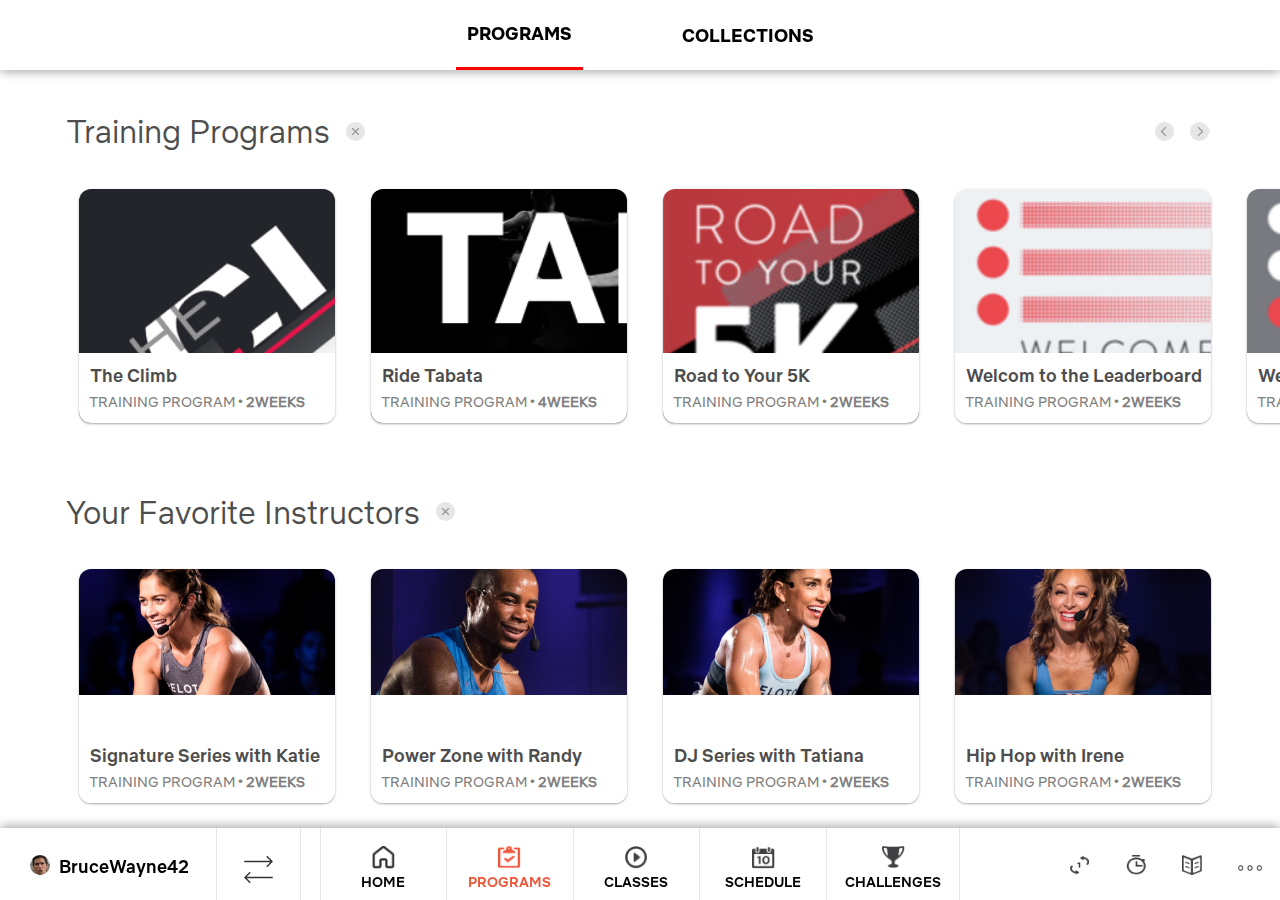
<file: NFX-2/index.html>
<!DOCTYPE html>
<html lang="en">
<head>
    <meta charset="UTF-8">
    <meta http-equiv="X-UA-Compatible" content="IE=edge">
    <meta name="viewport" content="width=device-width, initial-scale=1.0">
    <title>Document</title>
    <link rel="stylesheet" href="css/fonts.css">
    <link rel="stylesheet" href="css/navbar.css">
    <link rel="stylesheet" href="css/card.css">
</head>
<body>
  
<div class="topnav">
    <div class="toptab active">PROGRAMS</div>
    <div class="toptab">COLLECTIONS</div>
</div>

<div class="main">
    <div style=" overflow: hidden; padding-left: 1ch; margin-left: 4.5vw; margin-top: 3vh; width: 90vw; ">
        <h1  style="float: left;" > Training Programs</h2>
        <div id="close-program" style=" float: left; width: 1.5vw; height: 1.5vw; background-image: url(image-assets/Close.svg);background-size: contain; margin: 2rem; margin-left: 1rem; "></div>
        <div id="program-left" style=" float: right; width: 1.5vw; height: 1.5vw; background-image: url(image-assets/right.svg);background-size: contain; margin-top: 2rem; margin-right: 0.5rem; margin-left: 0.5rem; "></div>
        <div id="program-right"  style=" float: right; width: 1.5vw; height: 1.5vw; background-image: url(image-assets/left.svg);background-size: contain; margin-top: 2rem; margin-right: 0.5rem; margin-left: 0.5rem; "></div>
    </div>

    <div id="program-row"> <!-- Kept the padding to see the shadown not cut off-->

        <div class="card" id ='climb'>
            <div class="cardRibbon">
                <div class="program-title">
                    <h3>The Climb</h3>
                    <h6>TRAINING PROGRAM &#8226; <b>2WEEKS</b><h6>
                </div>
                <img src="image-assets/trainer/Bitmap.png" class="trainer-photo" >
            </div>
        </div>
        <div class="card" id ='ride'>
            <div class="cardRibbon">
                <div class="program-title">
                    <h3>Ride Tabata</h3>
                    <h6>TRAINING PROGRAM &#8226; <b>4WEEKS</b><h6>
                </div>
                <img src="image-assets/trainer/Bitmap (1).png" class="trainer-photo" >
            </div>
        </div>
        <div class="card" id ='road'>
            <div class="cardRibbon">
                <div class="program-title">
                    <h3>Road to Your 5K</h3>
                    <h6>TRAINING PROGRAM &#8226; <b>2WEEKS</b><h6>
                </div>
                <img src="image-assets/trainer/Bitmap (2).png" class="trainer-photo" >
            </div>
        </div>
        <div class="card" id ='leader_one'>
            <div class="cardRibbon">
                <div class="program-title">
                    <h3>Welcom to the Leaderboard</h3>
                    <h6>TRAINING PROGRAM &#8226; <b>2WEEKS</b><h6>
                </div>
                <img src="image-assets/trainer/Bitmap (3).png" class="trainer-photo" >
            </div>
        </div>
        <div class="card" id ='leader_two'>
            <div class="cardRibbon">
                <div class="program-title">
                    <h3>Welcom to the Leaderboard 02</h3>
                    <h6>TRAINING PROGRAM &#8226; <b>2WEEKS</b><h6>
                </div>
                <div style="background-color:#979797;" class="trainer-photo" >
                </div>
            </div>
        </div>
        <div class="card" id ='climb'>
            <div class="cardRibbon">
                <div class="program-title">
                    <h3>The Climb</h3>
                    <h6>TRAINING PROGRAM &#8226; <b>2WEEKS</b><h6>
                </div>
                <img src="image-assets/trainer/Bitmap.png" class="trainer-photo" >
            </div>
        </div>
        <div class="card" id ='ride'>
            <div class="cardRibbon">
                <div class="program-title">
                    <h3>Ride Tabata</h3>
                    <h6>TRAINING PROGRAM &#8226; <b>4WEEKS</b><h6>
                </div>
                <img src="image-assets/trainer/Bitmap (1).png" class="trainer-photo" >
            </div>
        </div>
        <div class="card" id ='road'>
            <div class="cardRibbon">
                <div class="program-title">
                    <h3>Road to Your 5K</h3>
                    <h6>TRAINING PROGRAM &#8226; <b>2WEEKS</b><h6>
                </div>
                <img src="image-assets/trainer/Bitmap (2).png" class="trainer-photo" >
            </div>
        </div>
        <div class="card" id ='leader_one'>
            <div class="cardRibbon">
                <div class="program-title">
                    <h3>Welcom to the Leaderboard</h3>
                    <h6>TRAINING PROGRAM &#8226; <b>2WEEKS</b><h6>
                </div>
                <img src="image-assets/trainer/Bitmap (3).png" class="trainer-photo" >
            </div>
        </div>
        <div class="card" id ='leader_two'>
            <div class="cardRibbon">
                <div class="program-title">
                    <h3>Welcom to the Leaderboard 02</h3>
                    <h6>TRAINING PROGRAM &#8226; <b>2WEEKS</b><h6>
                </div>
                <div style="background-color:#979797;" class="trainer-photo" >
                </div>
            </div>
        </div>
    </div>



    <div style=" overflow: hidden; padding-left: 1ch; margin-left: 4.5vw; margin-top: 1vh; width: 90vw; ">
        <h1  style="float: left;" > Your Favorite Instructors </h2>
        <div id="close-instructor" style=" float: left; width: 1.5vw; height: 1.5vw; background-image: url(image-assets/Close.svg);background-size: contain; margin: 2rem; margin-left: 1rem; "></div>
       </div>

    <div id="instructor-row"> <!-- Kept the padding to see the shadown not cut off-->
        <div class="card" id ='katie'>
            <div class="cardRibbon">
                <div class="program-title">
                    <h3>Signature Series with Katie</h3>
                    <h6>TRAINING PROGRAM &#8226; <b>2WEEKS</b><h6>
                </div>
            </div>
        </div>
        <div class="card" id ='randy'>
            <div class="cardRibbon">
                <div class="program-title">
                    <h3>Power Zone with Randy</h3>
                    <h6>TRAINING PROGRAM &#8226; <b>2WEEKS</b><h6>
                </div>
            </div>
        </div>
        <div class="card" id ='tatiana'>
            <div class="cardRibbon">
                <div class="program-title">
                    <h3>DJ Series with Tatiana</h3>
                    <h6>TRAINING PROGRAM &#8226; <b>2WEEKS</b><h6>
                </div>
            </div>
        </div>
        <div class="card" id ='irene'>
            <div class="cardRibbon">
                <div class="program-title">
                    <h3>Hip Hop with Irene</h3>
                    <h6>TRAINING PROGRAM &#8226; <b>2WEEKS</b><h6>
                </div>
            </div>
        </div>
        
    </div>


</div>





<div class="taskbar">
    <div class="wrapper">
        <div class="left-profile-tab">
            <div style="padding-top: 3vh; padding-left: 3ch; padding-right: 0ch; height:fit-content;  vertical-align: middle; text-align: center; ">
                <img id="profileimg"src="image-assets/Bitmap.png"  >
            </div>
            <div style="padding-top: 3vh; padding-right: 3vh; padding-bottom: 3vh; padding-left: 1vh; height:fit-content;  vertical-align: middle; text-align: center;border-right: 1px solid #E6E6E6; ">
                <div id="profilename">BruceWayne42</div>
            </div>
            <div style="padding: 3vh; height:fit-content;  vertical-align: middle; text-align: center; border-right: 1px solid#E6E6E6; ">
                <img src="image-assets/arrows.png" >
            </div>
        </div>




        <div class="center-task-tab" >
            <div style="bottom: 0; padding: 2vh; height:fit-content;  vertical-align: middle; text-align: center;border-right: 1px solid #E6E6E6; border-left: 1px solid #E6E6E6"> 
                <img src="image-assets/Home-Icon.png" style=" width: 23px; height:23px  ; "></img>
                <div style="font-size: 14px;">HOME</div>
            </div>
            <div style="     bottom: 0; padding: 2vh; height:fit-content; vertical-align: middle; text-align: center;border-right: 1px solid #E6E6E6"> 
                <img src="image-assets/Programs-icon.png" style=" width: 23px; height:23px; "></img>
                <div style="font-size: 14px; color: #EE563A;">PROGRAMS</div>
            </div>
            <div style="     bottom: 0; padding: 2vh; height:fit-content; vertical-align: middle; text-align: center;border-right: 1px solid #E6E6E6"> 
                <img src="image-assets/Classes-Icon.png" style=" width: 23px; height:23px;  "></img>
                <div style="font-size: 14px;">CLASSES</div>
            </div>
            <div style="     bottom: 0; padding: 2vh; height:fit-content; vertical-align: middle; text-align: center;border-right: 1px solid #E6E6E6"> 
                <img src="image-assets/Schedule-Icon.png" style=" width: 23px; height:23px;  "></img>
                <div style="font-size: 14px;">SCHEDULE</div>
            </div>
            <div style="     bottom: 0; padding: 2vh; height:fit-content; vertical-align: middle; text-align: center; border-right: 1px solid #E6E6E6;"> 
                <img src="image-assets/Challenges-Icon.png" style=" width: 23px; height:23px; "></img>
                <div style="font-size: 14px;">CHALLENGES</div>
            </div>

           
        </div>
        <div class="right-util-tab">
            <div style="padding-top: 3vh; padding-bottom: 3vh; padding-left: 2vh; padding-right: 2vh; height:fit-content;  vertical-align: middle; text-align: center;">

                <img src="image-assets/Replay.png" style="width: 20px; height:20px;  "></img>
            </div>
            <div style="padding-top: 3vh; padding-bottom: 3vh; padding-left: 2vh; padding-right: 2vh; height:fit-content;  vertical-align: middle; text-align: center">

                <img src="image-assets/Timer.png" style="width: 20px; height:20px;  "></img>
            </div>
            <div style="padding-top: 3vh; padding-bottom: 3vh; padding-left: 2vh; padding-right: 2vh; height:fit-content;  vertical-align: middle; text-align: center">

                <img src="image-assets/Rankings.png" style="width: 20px; height:20px;  "></img>
            </div>
            <div style="padding-top: 3vh; padding-bottom: 3vh; padding-left: 2vh; padding-right: 2vh; height:fit-content;  vertical-align: middle; text-align: center">

                <img src="image-assets/Overflow.png" style="width: 24px; height:6px;  "></img>
            </div>

        </div>
    </div>
</div>
<script>

    // let row = document.getElementsByClassName("card")
    const program_buttonRight = document.getElementById('program-left');
    const program_buttonLeft = document.getElementById('program-right');
    const close_program = document.getElementById('close-program')
    const close_instructor = document.getElementById('close-instructor')

    program_buttonRight.onclick = function () {
      document.getElementById('program-row').scrollLeft += 400;
    };
    program_buttonLeft.onclick = function () {
      document.getElementById('program-row').scrollLeft -= 400;
    };
    close_program.onclick = function() {
        document.getElementById('program-row').style.height = '0vh'
    }
    close_instructor.onclick = function() {
        document.getElementById('instructor-row').style.height = '0vh'
    }


</script>

</body>
</html>
</file>
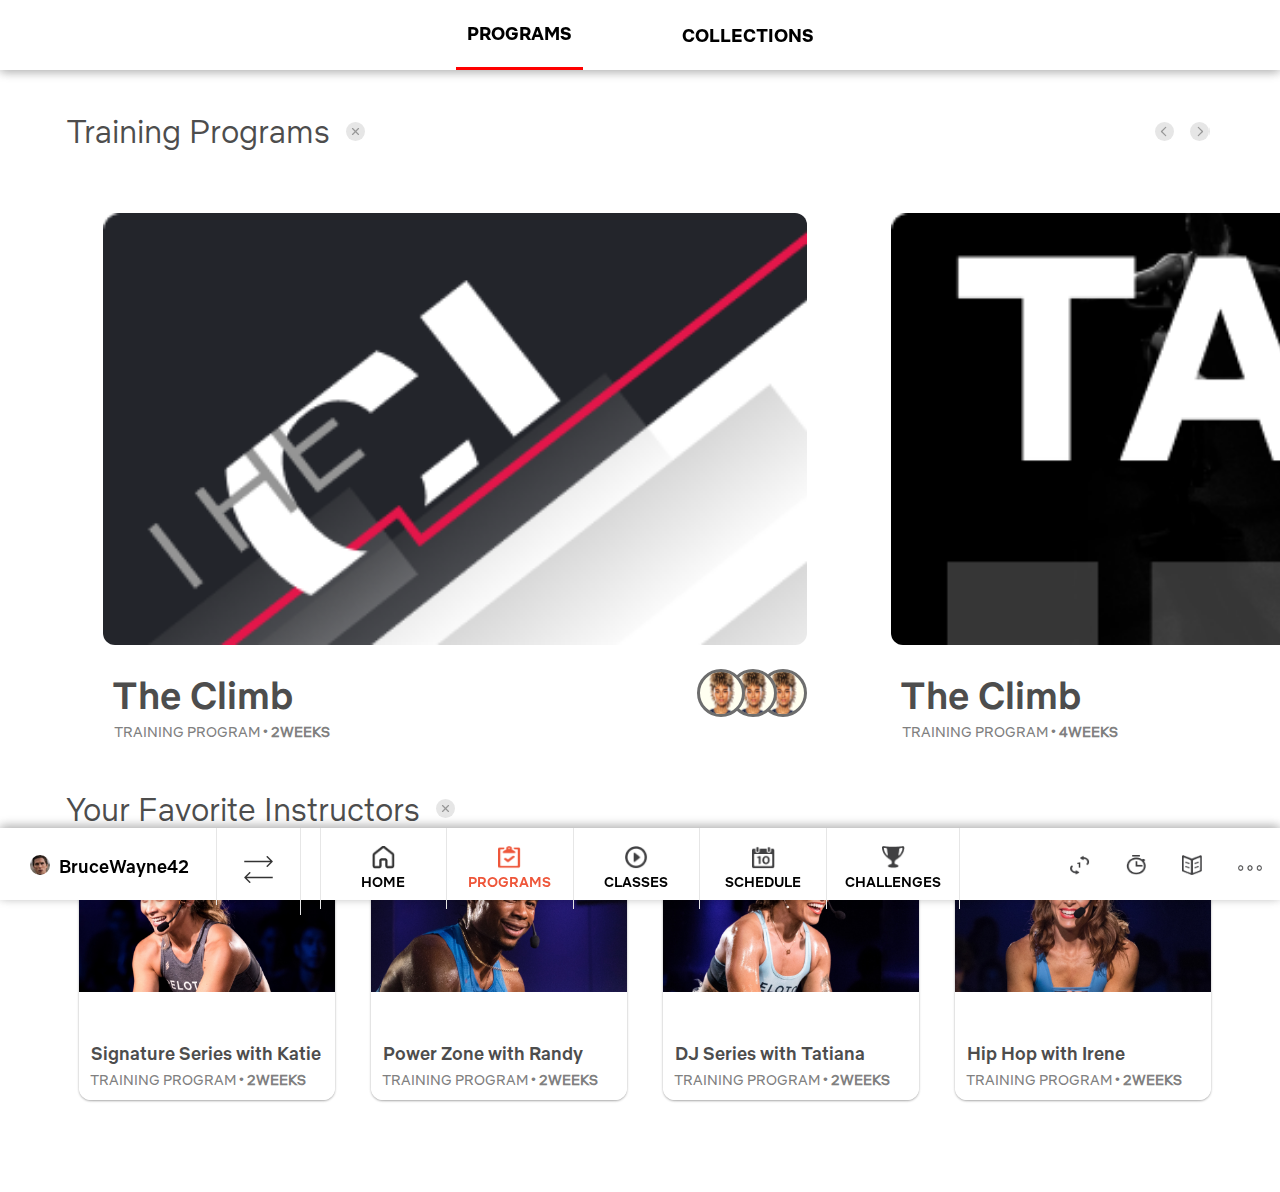
<file: NFX-3/index.html>
<!DOCTYPE html>
<html lang="en">
<head>
    <meta charset="UTF-8">
    <meta http-equiv="X-UA-Compatible" content="IE=edge">
    <meta name="viewport" content="width=device-width, initial-scale=1.0">
    <title>Document</title>
    <link rel="stylesheet" href="css/fonts.css">
    <link rel="stylesheet" href="css/navbar.css">
    <link rel="stylesheet" href="css/card.css">
</head>
<body>
  
<div class="topnav">
    <div class="toptab active">PROGRAMS</div>
    <div class="toptab">COLLECTIONS</div>
</div>

<div class="main">
    <div  style=" overflow: hidden; padding-left: 1ch; margin-left: 4.5vw; margin-top: 3vh; width: 90vw; ">
        <h1  style="float: left;" > Training Programs</h2>
        <div id= "close-program" style=" float: left; width: 1.5vw; height: 1.5vw; background-image: url(image-assets/Close.svg);background-size: contain; margin: 2rem; margin-left: 1rem; "></div>
        <div id="program-left" style=" float: right; width: 1.5vw; height: 1.5vw; background-image: url(image-assets/right.svg);background-size: contain; margin-top: 2rem; margin-right: 0.5rem; margin-left: 0.5rem; "></div>
        <div id="program-right"  style=" float: right; width: 1.5vw; height: 1.5vw; background-image: url(image-assets/left.svg);background-size: contain; margin-top: 2rem; margin-right: 0.5rem; margin-left: 0.5rem; "></div>
    </div>

    <div id="program-row"> <!-- Kept the padding to see the shadown not cut off-->

        <div class="full">
            <div class="bill climb"></div>
            <div class="ribbon">
                <div class="program-title">
                    <h3>The Climb</h3>
                    <h6>TRAINING PROGRAM &#8226; <b>2WEEKS</b><h6>
                </div>
                <img src="image-assets/trainer/Bitmap.png" class="trainer-photo" style="margin-left:-2px" >
                <img src="image-assets/trainer/Bitmap.png" class="trainer-photo" >
                <img src="image-assets/trainer/Bitmap.png" class="trainer-photo" >
            </div>
        </div>
        <div class="full">
            <div class="bill ride"></div>
            <div class="ribbon">  
                <div class="program-title">
                    <h3>The Climb</h3>
                    <h6>TRAINING PROGRAM &#8226; <b>4WEEKS</b><h6>
                </div>
                <img src="image-assets/trainer/Bitmap.png" class="trainer-photo" style="margin-left:-2px" >
                <img src="image-assets/trainer/Bitmap.png" class="trainer-photo" >
                <img src="image-assets/trainer/Bitmap.png" class="trainer-photo" >
            </div>
        </div>
        <div class="full">
            <div class="bill road"></div>
            <div class="ribbon">
                <div class="program-title">
                    <h3>The Climb</h3>
                    <h6>TRAINING PROGRAM &#8226; <b>2WEEKS</b><h6>
                </div>
                <img src="image-assets/trainer/Bitmap.png" class="trainer-photo" style="margin-left:-2px" >
                <img src="image-assets/trainer/Bitmap.png" class="trainer-photo" >
                <img src="image-assets/trainer/Bitmap.png" class="trainer-photo" >
            </div>
        </div>
        <div class="full">
            <div class="bill leader_one"></div>
            <div class="ribbon">
                <div class="program-title">
                    <h3>The Climb</h3>
                    <h6>TRAINING PROGRAM &#8226; <b>2WEEKS</b><h6>
                </div>
                <img src="image-assets/trainer/Bitmap.png" class="trainer-photo" style="margin-left:-2px" >
                <img src="image-assets/trainer/Bitmap.png" class="trainer-photo" >
                <img src="image-assets/trainer/Bitmap.png" class="trainer-photo" >
            </div>
        </div>
        <div class="full">
            <div class="bill leader_two"></div>
            <div class="ribbon">
                <div class="program-title">
                    <h3>The Climb</h3>
                    <h6>TRAINING PROGRAM &#8226; <b>2WEEKS</b><h6>
                </div>
                <img src="image-assets/trainer/Bitmap.png" class="trainer-photo" style="margin-left:-2px" >
                <img src="image-assets/trainer/Bitmap.png" class="trainer-photo" >
                <img src="image-assets/trainer/Bitmap.png" class="trainer-photo" >
            </div>
        </div>
        
    
    
    </div>



    <div  style=" overflow: hidden; padding-left: 1ch; margin-left: 4.5vw; margin-top: 1vh; width: 90vw; ">
        <h1  style="float: left;" > Your Favorite Instructors </h2>
        <div id="close-instructor" style=" float: left; width: 1.5vw; height: 1.5vw; background-image: url(image-assets/Close.svg);background-size: contain; margin: 2rem; margin-left: 1rem; "></div>
       </div>

    <div id="instructor-row"> <!-- Kept the padding to see the shadown not cut off-->
        <div class="card katie" >
            <div class="cardRibbon">
                <div class="program-title">
                    <h4>Signature Series with Katie</h4>
                    <h6>TRAINING PROGRAM &#8226; <b>2WEEKS</b><h6>
                </div>
            </div>
        </div>
        <div class="card randy" >
            <div class="cardRibbon">
                <div class="program-title">
                    <h4>Power Zone with Randy</h4>
                    <h6>TRAINING PROGRAM &#8226; <b>2WEEKS</b><h6>
                </div>
            </div>
        </div>
        <div class="card tatiana" >
            <div class="cardRibbon">
                <div class="program-title">
                    <h4>DJ Series with Tatiana</h4>
                    <h6>TRAINING PROGRAM &#8226; <b>2WEEKS</b><h6>
                </div>
            </div>
        </div>
        <div class="card irene" >
            <div class="cardRibbon">
                <div class="program-title">
                    <h4>Hip Hop with Irene</h4>
                    <h6>TRAINING PROGRAM &#8226; <b>2WEEKS</b><h6>
                </div>
            </div>
        </div>
        
    </div>


</div>

<div class="taskbar">
    <div class="wrapper">
        <div class="left-profile-tab">
            <div style="padding-top: 3vh; padding-left: 3ch; padding-right: 0ch; height:fit-content;  vertical-align: middle; text-align: center; ">
                <img id="profileimg"src="image-assets/Bitmap.png"  >
            </div>
            <div style="padding-top: 3vh; padding-right: 3vh; padding-bottom: 3vh; padding-left: 1vh; height:fit-content;  vertical-align: middle; text-align: center;border-right: 1px solid #E6E6E6; ">
                <div id="profilename">BruceWayne42</div>
            </div>
            <div style="padding: 3vh; height:fit-content;  vertical-align: middle; text-align: center; border-right: 1px solid#E6E6E6; ">
                <img src="image-assets/arrows.png" >
            </div>
        </div>




        <div class="center-task-tab" >
            <div style="bottom: 0; padding: 2vh; height:fit-content;  vertical-align: middle; text-align: center;border-right: 1px solid #E6E6E6; border-left: 1px solid #E6E6E6"> 
                <img src="image-assets/Home-Icon.png" style=" width: 23px; height:23px  ; "></img>
                <div style="font-size: 14px;">HOME</div>
            </div>
            <div style="     bottom: 0; padding: 2vh; height:fit-content; vertical-align: middle; text-align: center;border-right: 1px solid #E6E6E6"> 
                <img src="image-assets/Programs-icon.png" style=" width: 23px; height:23px; "></img>
                <div style="font-size: 14px; color: #EE563A;">PROGRAMS</div>
            </div>
            <div style="     bottom: 0; padding: 2vh; height:fit-content; vertical-align: middle; text-align: center;border-right: 1px solid #E6E6E6"> 
                <img src="image-assets/Classes-Icon.png" style=" width: 23px; height:23px;  "></img>
                <div style="font-size: 14px;">CLASSES</div>
            </div>
            <div style="     bottom: 0; padding: 2vh; height:fit-content; vertical-align: middle; text-align: center;border-right: 1px solid #E6E6E6"> 
                <img src="image-assets/Schedule-Icon.png" style=" width: 23px; height:23px;  "></img>
                <div style="font-size: 14px;">SCHEDULE</div>
            </div>
            <div style="     bottom: 0; padding: 2vh; height:fit-content; vertical-align: middle; text-align: center; border-right: 1px solid #E6E6E6;"> 
                <img src="image-assets/Challenges-Icon.png" style=" width: 23px; height:23px; "></img>
                <div style="font-size: 14px;">CHALLENGES</div>
            </div>

           
        </div>
        <div class="right-util-tab">
            <div style="padding-top: 3vh; padding-bottom: 3vh; padding-left: 2vh; padding-right: 2vh; height:fit-content;  vertical-align: middle; text-align: center;">

                <img src="image-assets/Replay.png" style="width: 20px; height:20px;  "></img>
            </div>
            <div style="padding-top: 3vh; padding-bottom: 3vh; padding-left: 2vh; padding-right: 2vh; height:fit-content;  vertical-align: middle; text-align: center">

                <img src="image-assets/Timer.png" style="width: 20px; height:20px;  "></img>
            </div>
            <div style="padding-top: 3vh; padding-bottom: 3vh; padding-left: 2vh; padding-right: 2vh; height:fit-content;  vertical-align: middle; text-align: center">

                <img src="image-assets/Rankings.png" style="width: 20px; height:20px;  "></img>
            </div>
            <div style="padding-top: 3vh; padding-bottom: 3vh; padding-left: 2vh; padding-right: 2vh; height:fit-content;  vertical-align: middle; text-align: center">

                <img src="image-assets/Overflow.png" style="width: 24px; height:6px;  "></img>
            </div>

        </div>
    </div>
</div>
<script>

    // let row = document.getElementsByClassName("card")
    const program_buttonRight = document.getElementById('program-left');
    const program_buttonLeft = document.getElementById('program-right');
    const close_program = document.getElementById('close-program')
    const close_instructor = document.getElementById('close-instructor')

    program_buttonRight.onclick = function () {
      document.getElementById('program-row').scrollLeft += 800;
    };
    program_buttonLeft.onclick = function () {
      document.getElementById('program-row').scrollLeft -= 800;
    };

    close_program.onclick = function() {
        document.getElementById('program-row').style.height = '0vh'
    }
    close_instructor.onclick = function() {
        document.getElementById('instructor-row').style.height = '0vh'
    }

</script>

</body>
</html>
</file>
<file: NFX-2/css/fonts.css>
@font-face {
    font-family: 'Netflix Sans Regular';
    font-style: normal;
    font-weight: normal;
    src: local('Netflix Sans Regular'), url('font-file/NetflixSansRegular.woff') format('woff');
    }
    

    @font-face {
    font-family: 'Netflix Sans Icon';
    font-style: normal;
    font-weight: normal;
    src: local('Netflix Sans Icon'), url('font-file/NetflixSansIcon.woff') format('woff');
    }
    

    @font-face {
    font-family: 'Netflix Sans Thin';
    font-style: normal;
    font-weight: normal;
    src: local('Netflix Sans Thin'), url('font-file/NetflixSansThin.woff') format('woff');
    }
    

    @font-face {
    font-family: 'Netflix Sans Light';
    font-style: normal;
    font-weight: normal;
    src: local('Netflix Sans Light'), url('font-file/NetflixSansLight.woff') format('woff');
    }
    

    @font-face {
    font-family: 'Netflix Sans Medium';
    font-style: normal;
    font-weight: normal;
    src: local('Netflix Sans Medium'), url('font-file/NetflixSansMedium.woff') format('woff');
    }
    

    @font-face {
    font-family: 'Netflix Sans Bold';
    font-style: normal;
    font-weight: normal;
    src: local('Netflix Sans Bold'), url('font-file/NetflixSansBold.woff') format('woff');
    }
    

    @font-face {
    font-family: 'Netflix Sans Black';
    font-style: normal;
    font-weight: normal;
    src: local('Netflix Sans Black'), url('font-file/NetflixSansBlack.woff') format('woff');
    }
</file>
<file: NFX-2/css/navbar.css>
body {
  margin: 0;
  overscroll-behavior: none;
}

h1{
    font-family:'Netflix Sans Light';
    font-weight:normal;

    color: #4D4D4D;
}

h2{
    font-family:'Netflix Sans Light';
    font-weight:normal;

    color: #4D4D4D;
}

h3{
    font-family:'Netflix Sans Medium';
    font-weight:normal;
    font-size: 18px;
    margin: 0.5ch;
    color: #4D4D4D;
}
h6{
    font-family:'Netflix Sans Regular';
    font-weight:normal;
    font-size: 14px;
    margin: 0.5ch;
    color: #808080;
}

.main{

    padding-top: 7vh;
    padding-bottom: 7vh;
}


.topnav {
    position: fixed;
    display: flex;
    justify-content: center;
    align-items: center;
    overflow: hidden;
    top: 0%;
    width: 100%;

    background: #fff;
    box-shadow: 0 2px 10px rgba(0,0,0,0.12), 0 2px 10px rgba(0,0,0,0.24);
    font-family: 'Netflix Sans Bold';
    font-weight:normal;
    font-size:18px;
    z-index: 1000;
}

.toptab{
    position: relative; 
    padding-top: 2ch;
    padding-bottom: 2ch;
    padding-left: 1ch;
    padding-right: 1ch;
    margin-left: 4ch;
    margin-right: 4ch;
    bottom:0%;   
}
.active{
    border-bottom: 3px solid red;
}



.taskbar{
    /* display: flex;
    flex-direction: row;
    flex-wrap: wrap;
    justify-content: space-between;
    align-content: stretch;
    align-items: stretch; */
    height: 8vh;

    position: fixed;
    bottom: 0;
    width: 100%;

    background: #fff;
    box-shadow: 0 -2px 10px rgba(0,0,0,0.12), 0 -2px 10px rgba(0,0,0,0.24);
    font-family:'Netflix Sans Medium';
    font-weight:normal;
    

}





.left-profile-tab{

    order: 0;
    flex: 0 1 auto;
    align-self: center;

    display: grid;
    grid-template-columns: 0.2fr 1.8fr 0.2fr;
    grid-template-rows: 5ch;
    gap: 0px 0px;
    grid-template-areas:
      ". . .";
  
    /* justify-content: space-evenly;
    justify-items: center;
    align-content: space-evenly;
    align-items: center; */
    /* margin-left: 3ch; */
    height: 100%;

}

.center-task-tab{

    float: none;
    position: absolute;
    top: 50%;
    left: 50%;
    transform: translate(-50%, -50%);
    display: inline-block;

    order: 0;
    flex: 0 1 auto;
    align-self: center;

    display: grid;
    grid-template-columns: 2.5fr 2.5fr 2.5fr 2.5fr 2.5fr;
    grid-template-rows: 5ch;
    gap: 0px 0px;
    grid-template-areas:
      ". . . . .";
  
    /* justify-content: space-evenly;
    justify-items: center;
    align-content: space-evenly;
    align-items: center; */
  
    height: 100%;

    float: none;
    position: absolute;
    top: 50%;
    left: 50%;
    transform: translate(-50%, -50%);

}

.right-util-tab{


    display: grid;
    grid-template-columns: .5fr .5fr .5fr .5fr ;
    grid-template-rows: 5ch;
    gap: 0px 0px;
    grid-template-areas:
      ". . . . "; 
    height:fit-content;


}

#profileimg{
    float: left;
    border-radius: 50%;
    width: 2ch;
    height: 2ch;

    vertical-align:middle;

}

#profilename{
    float: left;

    font-weight:medium;
    font-size:18px;

    
}

.wrapper{
    display: flex;
    flex-direction: row;
    flex-wrap: wrap;
    justify-content: space-between;
    align-content: stretch;
    align-items: stretch;
    /* padding-top: 3ch;
    padding-left: 2ch;
    padding-right: 2ch; */
}
</file>
<file: NFX-2/css/card.css>
#program-row{
    scroll-snap-type: x proximity;
    overflow-x: scroll; 
    white-space: nowrap;
    scroll-behavior: smooth;
    padding-left: 7vh;
    padding-bottom: 2vh; 
    margin-bottom: 1vh;
    transition: all 0.8s cubic-bezier(.25,.8,.25,1);
    height: 30vh;

} 

#program-row::-webkit-scrollbar { 
    display: none;  /* this removes the scroll bars*/
}

#instructor-row{
    scroll-snap-type: x proximity;
    overflow-x: scroll; 
    white-space: nowrap;
    scroll-behavior: smooth;
    padding-left: 7vh;

    margin-bottom: 1vh;
    transition: all 0.8s cubic-bezier(.25,.8,.25,1);
    height: 30vh;

} 

#instructor-row::-webkit-scrollbar { 
    display: none;  /* this removes the scroll bars*/
}



.card {
    align-self: center;
    scroll-snap-align: center; /* this allows snapping to the next element*/
    border-radius: 12px;
    display: inline-block;
    margin: 1rem;
    position: relative;
    width: 20vw;
    height: 26vh;
    box-shadow: 0 1px 3px rgba(0,0,0,0.12), 0 1px 2px rgba(0,0,0,0.24);
    transition: all 0.3s cubic-bezier(.25,.8,.25,1);
    font-weight:normal;
    font-size:42px;
    vertical-align:top;
    overflow: hidden;
}

.card:hover,
.card:focus {
    box-shadow: 0 14px 28px rgba(0,0,0,0.25), 0 10px 10px rgba(0,0,0,0.22);
} /* This shows where the focus is, so it shows when scroll with arrow keys*/

.cardRibbon{
    position: absolute;
    bottom: 0%;
    width: 100%;
    height: 30%;
    background-color: white;
}
.program-title{
    padding-top: 0.5ch;
    padding-left: 0.5ch;
    font-size: 22px; 
    float:left
}

.trainer-photo{
    margin-right: 1ch;
    margin-top: 1ch;
    width: 32px; 
    height: 32px;
     border-radius: 50%;
      float: right;
      border: 3px solid rgb(109, 109, 109);
}

#climb{
    background-image: url('../image-assets/programs/Climb.png');
    background-size: cover;
    background-repeat:   no-repeat;
}

#ride{
    background-image: url('../image-assets/programs/Ride.png');
    background-size: cover;
    background-repeat:   no-repeat;
}

#road{
    background-image: url('../image-assets/programs/Road.png');
    background-size: cover;
    background-repeat:   no-repeat;
}

#leader_one{
    background-image: url('../image-assets/programs/Leaderboard.png');
    background-size: cover;
    background-repeat:   no-repeat;
}

#leader_two{
    background-image: url('../image-assets/programs/Leaderboard_2.png');
    background-size: cover;
    background-repeat:   no-repeat;
}

#katie{
    background-image: url('../image-assets/instructors/Katie.png');
    background-size: contain;
    background-repeat:   no-repeat;
}

#randy{
    background-image: url('../image-assets/instructors/Randy.png');
    background-size: contain;
    background-repeat:   no-repeat;
}

#tatiana{
    background-image: url('../image-assets/instructors/Tatiana.png');
    background-size: contain;
    background-repeat:   no-repeat;
}

#irene{
    background-image: url('../image-assets/instructors/Irene.png');
    background-size: contain;
    background-repeat:   no-repeat;
}
</file>
<file: NFX-3/css/fonts.css>
@font-face {
    font-family: 'Netflix Sans Regular';
    font-style: normal;
    font-weight: normal;
    src: local('Netflix Sans Regular'), url('font-file/NetflixSansRegular.woff') format('woff');
    }
    

    @font-face {
    font-family: 'Netflix Sans Icon';
    font-style: normal;
    font-weight: normal;
    src: local('Netflix Sans Icon'), url('font-file/NetflixSansIcon.woff') format('woff');
    }
    

    @font-face {
    font-family: 'Netflix Sans Thin';
    font-style: normal;
    font-weight: normal;
    src: local('Netflix Sans Thin'), url('font-file/NetflixSansThin.woff') format('woff');
    }
    

    @font-face {
    font-family: 'Netflix Sans Light';
    font-style: normal;
    font-weight: normal;
    src: local('Netflix Sans Light'), url('font-file/NetflixSansLight.woff') format('woff');
    }
    

    @font-face {
    font-family: 'Netflix Sans Medium';
    font-style: normal;
    font-weight: normal;
    src: local('Netflix Sans Medium'), url('font-file/NetflixSansMedium.woff') format('woff');
    }
    

    @font-face {
    font-family: 'Netflix Sans Bold';
    font-style: normal;
    font-weight: normal;
    src: local('Netflix Sans Bold'), url('font-file/NetflixSansBold.woff') format('woff');
    }
    

    @font-face {
    font-family: 'Netflix Sans Black';
    font-style: normal;
    font-weight: normal;
    src: local('Netflix Sans Black'), url('font-file/NetflixSansBlack.woff') format('woff');
    }
</file>
<file: NFX-3/css/navbar.css>
body {
  margin: 0;
  overscroll-behavior: none;
}

h1{
    font-family:'Netflix Sans Light';
    font-weight:normal;

    color: #4D4D4D;
}

h2{
    font-family:'Netflix Sans Light';
    font-weight:normal;

    color: #4D4D4D;
}

h3{
    font-family:'Netflix Sans Medium';
    font-weight:normal;
    font-size: 38px;
    margin: 0.1ch;
    color: #4D4D4D;
}
h4{
    font-family:'Netflix Sans Medium';
    font-weight:normal;
    font-size: 18px;
    margin: 0.5ch;
    color: #4D4D4D;
}
h6{
    font-family:'Netflix Sans Regular';
    font-weight:normal;
    font-size: 14px;
    margin: 0.5ch;
    color: #808080;
}

.main{

    padding-top: 7vh;
    padding-bottom: 7vh;
}


.topnav {
    position: fixed;
    display: flex;
    justify-content: center;
    align-items: center;
    overflow: hidden;
    top: 0%;
    width: 100%;

    background: #fff;
    box-shadow: 0 2px 10px rgba(0,0,0,0.12), 0 2px 10px rgba(0,0,0,0.24);
    font-family: 'Netflix Sans Bold';
    font-weight:normal;
    font-size:18px;
    z-index: 1000;
}

.toptab{
    position: relative; 
    padding-top: 2ch;
    padding-bottom: 2ch;
    padding-left: 1ch;
    padding-right: 1ch;
    margin-left: 4ch;
    margin-right: 4ch;
    bottom:0%;   
}
.active{
    border-bottom: 3px solid red;
}



.taskbar{
    /* display: flex;
    flex-direction: row;
    flex-wrap: wrap;
    justify-content: space-between;
    align-content: stretch;
    align-items: stretch; */
    height: 8vh;

    position: fixed;
    bottom: 0;
    width: 100%;

    background: #fff;
    box-shadow: 0 -2px 10px rgba(0,0,0,0.12), 0 -2px 10px rgba(0,0,0,0.24);
    font-family:'Netflix Sans Medium';
    font-weight:normal;
    

}





.left-profile-tab{

    order: 0;
    flex: 0 1 auto;
    align-self: center;

    display: grid;
    grid-template-columns: 0.2fr 1.8fr 0.2fr;
    grid-template-rows: 5ch;
    gap: 0px 0px;
    grid-template-areas:
      ". . .";
  
    /* justify-content: space-evenly;
    justify-items: center;
    align-content: space-evenly;
    align-items: center; */
    /* margin-left: 3ch; */
    height: 100%;

}

.center-task-tab{

    float: none;
    position: absolute;
    top: 50%;
    left: 50%;
    transform: translate(-50%, -50%);
    display: inline-block;

    order: 0;
    flex: 0 1 auto;
    align-self: center;

    display: grid;
    grid-template-columns: 2.5fr 2.5fr 2.5fr 2.5fr 2.5fr;
    grid-template-rows: 5ch;
    gap: 0px 0px;
    grid-template-areas:
      ". . . . .";
  
    /* justify-content: space-evenly;
    justify-items: center;
    align-content: space-evenly;
    align-items: center; */
  
    height: 100%;

    float: none;
    position: absolute;
    top: 50%;
    left: 50%;
    transform: translate(-50%, -50%);

}

.right-util-tab{


    display: grid;
    grid-template-columns: .5fr .5fr .5fr .5fr ;
    grid-template-rows: 5ch;
    gap: 0px 0px;
    grid-template-areas:
      ". . . . "; 
    height:fit-content;


}

#profileimg{
    float: left;
    border-radius: 50%;
    width: 2ch;
    height: 2ch;

    vertical-align:middle;

}

#profilename{
    float: left;

    font-weight:medium;
    font-size:18px;

    
}

.wrapper{
    display: flex;
    flex-direction: row;
    flex-wrap: wrap;
    justify-content: space-between;
    align-content: stretch;
    align-items: stretch;
    /* padding-top: 3ch;
    padding-left: 2ch;
    padding-right: 2ch; */
}
</file>
<file: NFX-3/css/card.css>
#program-row{
    scroll-snap-type: x proximity;
    overflow-x: scroll; 
    overflow-y: hidden;
    white-space: nowrap;
    scroll-behavior: smooth;
    padding-left: 7vh;
    /* padding-bottom: 2vh;  */
    margin-bottom: 1vh;
    transition: all 0.8s cubic-bezier(.25,.8,.25,1);
    height: 65vh;

} 

#program-row::-webkit-scrollbar { 
    display: none;  /* this removes the scroll bars*/
}

#instructor-row{
    scroll-snap-type: x proximity;
    overflow-x: scroll; 
    white-space: nowrap;
    scroll-behavior: smooth;
    padding-left: 7vh;
 
    margin-bottom: 1vh;
    transition: all 0.8s cubic-bezier(.25,.8,.25,1);
    height: 30vh;

} 

#instructor-row::-webkit-scrollbar { 
    display: none;  /* this removes the scroll bars*/
}



.card {
    align-self: center;
    scroll-snap-align: center; /* this allows snapping to the next element*/
    border-radius: 12px;
    display: inline-block;
    margin: 1rem;
    position: relative;
    width: 20vw;
    height: 26vh;
    box-shadow: 0 1px 3px rgba(0,0,0,0.12), 0 1px 2px rgba(0,0,0,0.24);
    transition: all 0.3s cubic-bezier(.25,.8,.25,1);
    font-weight:normal;
    font-size:42px;
    vertical-align:top;
    overflow: hidden;
}

.card:hover,
.card:focus {
    box-shadow: 0 14px 28px rgba(0,0,0,0.25), 0 10px 10px rgba(0,0,0,0.22);
} /* This shows where the focus is, so it shows when scroll with arrow keys*/

.cardRibbon{
    position: absolute;
    bottom: 0%;
    width: 100%;
    height: 30%;
    background-color: white;
}







.full{
    align-self: center;
    scroll-snap-align: center; /* this allows snapping to the next element*/
    border-radius: 12px;
    display: inline-block;
    margin: 1rem;
    position: relative;
    width: 55vw;
    height: 60vh;
    padding: 3ch;
    overflow: hidden;
}

.bill{
    border-radius: 12px;
    background: #fff;
    width: 100%;
    height: 80%;
    transition: all 0.3s cubic-bezier(.25,.8,.25,1);
}
.ribbon{
    border-radius: 12px;
    padding: 2ch;
    padding-left: 0ch;
    background: rgba(50, 50, 50, 0);

    height: inherit;
}
.bill:hover,
.bill:focus {
    box-shadow: 0 14px 28px rgba(0,0,0,0.25), 0 10px 10px rgba(0,0,0,0.22);
}

.program-title{
padding-top: 0.5ch;
padding-left: 0.5ch;
font-size: 22px; 
float:left;
font-family:'Netflix Sans Light';
font-weight:normal;

color: #4D4D4D;
}

.trainer-photo{
margin-right: -2ch;
margin-top: 1ch;
width: 42px; 
height: 42px;
border-radius: 50%;
float: right;
background-color: ivory;
border: 3px solid rgb(109, 109, 109);
}

.climb{
    background-image: url('../image-assets/programs/Climb.png');
    background-size: cover;
    background-repeat:   no-repeat;
}

.ride{
    background-image: url('../image-assets/programs/Ride.png');
    background-size: cover;
    background-repeat:   no-repeat;
}

.road{
    background-image: url('../image-assets/programs/Road.png');
    background-size: cover;
    background-repeat:   no-repeat;
}

.leader_one{
    background-image: url('../image-assets/programs/Leaderboard.png');
    background-size: cover;
    background-repeat:   no-repeat;
}

.leader_two{
    background-image: url('../image-assets/programs/Leaderboard_2.png');
    background-size: cover;
    background-repeat:   no-repeat;
}

.katie{
    background-image: url('../image-assets/instructors/Katie.png');
    background-size: contain;
    background-repeat:   no-repeat;
}

.randy{
    background-image: url('../image-assets/instructors/Randy.png');
    background-size: contain;
    background-repeat:   no-repeat;
}

.tatiana{
    background-image: url('../image-assets/instructors/Tatiana.png');
    background-size: contain;
    background-repeat:   no-repeat;
}

.irene{
    background-image: url('../image-assets/instructors/Irene.png');
    background-size: contain;
    background-repeat:   no-repeat;
}
</file>
